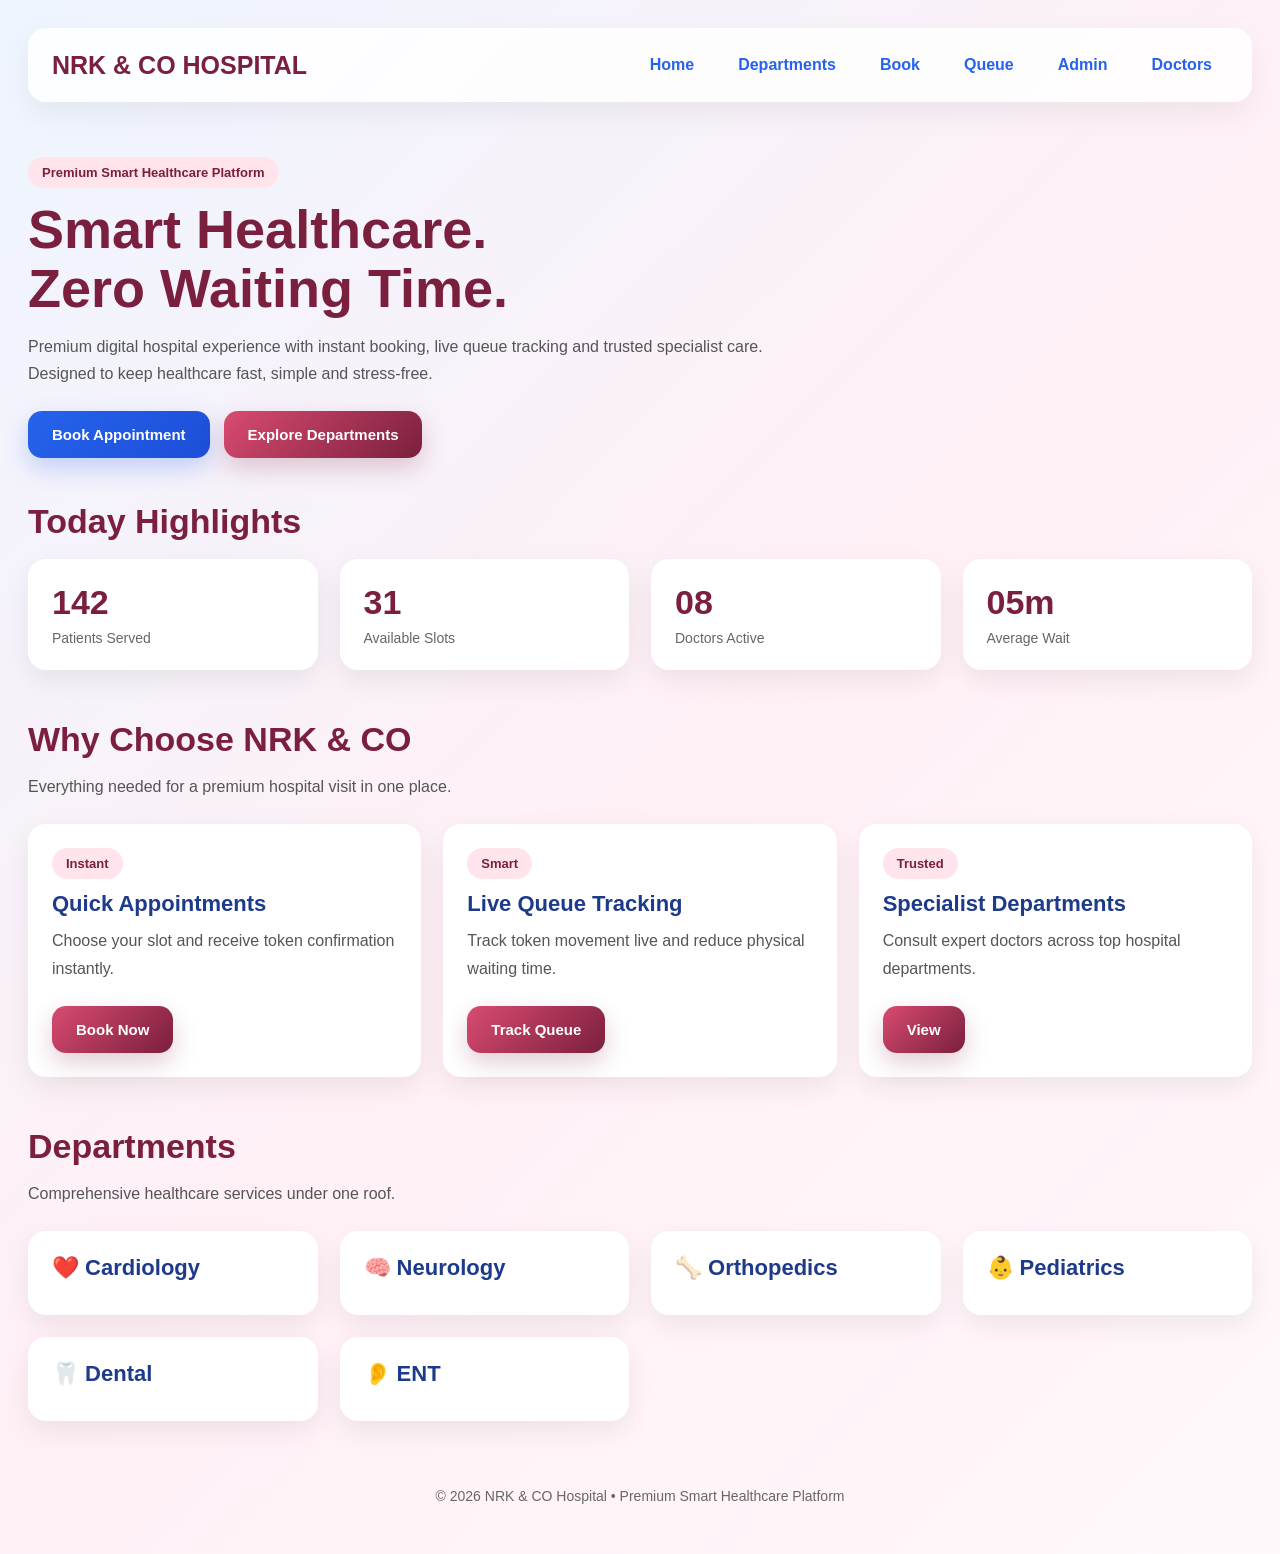
<file: templates/index.html>
<!DOCTYPE html>
<html>
<head>
<meta charset="UTF-8">
<meta name="viewport" content="width=device-width,initial-scale=1">
<title>NRK & CO Hospital</title>
<link rel="stylesheet" href="/static/style.css">
</head>

<body>

<div class="page fade">

<!-- NAVBAR -->
<div class="top">
<div class="brand">NRK & CO HOSPITAL</div>

<div class="nav-links">
<a href="/">Home</a>
<a href="/departments">Departments</a>
<a href="/booking">Book</a>
<a href="/queue">Queue</a>
<a href="/admin">Admin</a>
<a href="/doctors">Doctors</a>
</div>
</div>

<!-- HERO -->
<div style="padding:20px 0 10px 0;">

<div class="badge">Premium Smart Healthcare Platform</div>

<h1>
Smart Healthcare.<br>
Zero Waiting Time.
</h1>

<p class="sub">
Premium digital hospital experience with instant booking,
live queue tracking and trusted specialist care.
Designed to keep healthcare fast, simple and stress-free.
</p>

<div style="display:flex;gap:14px;flex-wrap:wrap;margin-bottom:34px;">
<a href="/booking" class="confirm">Book Appointment</a>
<a href="/departments" class="btn2">Explore Departments</a>
</div>

</div>

<!-- LIVE STATS -->
<h2 style="margin-bottom:18px;">Today Highlights</h2>

<div class="grid">

<div class="stat">
<div class="num">142</div>
<div class="label">Patients Served</div>
</div>

<div class="stat">
<div class="num">31</div>
<div class="label">Available Slots</div>
</div>

<div class="stat">
<div class="num">08</div>
<div class="label">Doctors Active</div>
</div>

<div class="stat">
<div class="num">05m</div>
<div class="label">Average Wait</div>
</div>

</div>

<!-- SERVICES -->
<div style="margin-top:50px;">

<h2>Why Choose NRK & CO</h2>

<p class="sub">
Everything needed for a premium hospital visit in one place.
</p>

<div class="grid">

<div class="card">
<div class="badge">Instant</div>
<h3>Quick Appointments</h3>
<p class="sub">
Choose your slot and receive token confirmation instantly.
</p>
<a href="/booking" class="btn2">Book Now</a>
</div>

<div class="card">
<div class="badge">Smart</div>
<h3>Live Queue Tracking</h3>
<p class="sub">
Track token movement live and reduce physical waiting time.
</p>
<a href="/queue" class="btn2">Track Queue</a>
</div>

<div class="card">
<div class="badge">Trusted</div>
<h3>Specialist Departments</h3>
<p class="sub">
Consult expert doctors across top hospital departments.
</p>
<a href="/departments" class="btn2">View</a>
</div>

</div>

</div>

<!-- DEPARTMENTS -->
<div style="margin-top:50px;">

<h2>Departments</h2>

<p class="sub">
Comprehensive healthcare services under one roof.
</p>

<div class="grid">

<div class="card"><h3>❤️ Cardiology</h3></div>
<div class="card"><h3>🧠 Neurology</h3></div>
<div class="card"><h3>🦴 Orthopedics</h3></div>
<div class="card"><h3>👶 Pediatrics</h3></div>
<div class="card"><h3>🦷 Dental</h3></div>
<div class="card"><h3>👂 ENT</h3></div>

</div>

</div>

<!-- FOOTER -->
<div class="footer">
© 2026 NRK & CO Hospital • Premium Smart Healthcare Platform
</div>

</div>

</body>
</html>
</file>
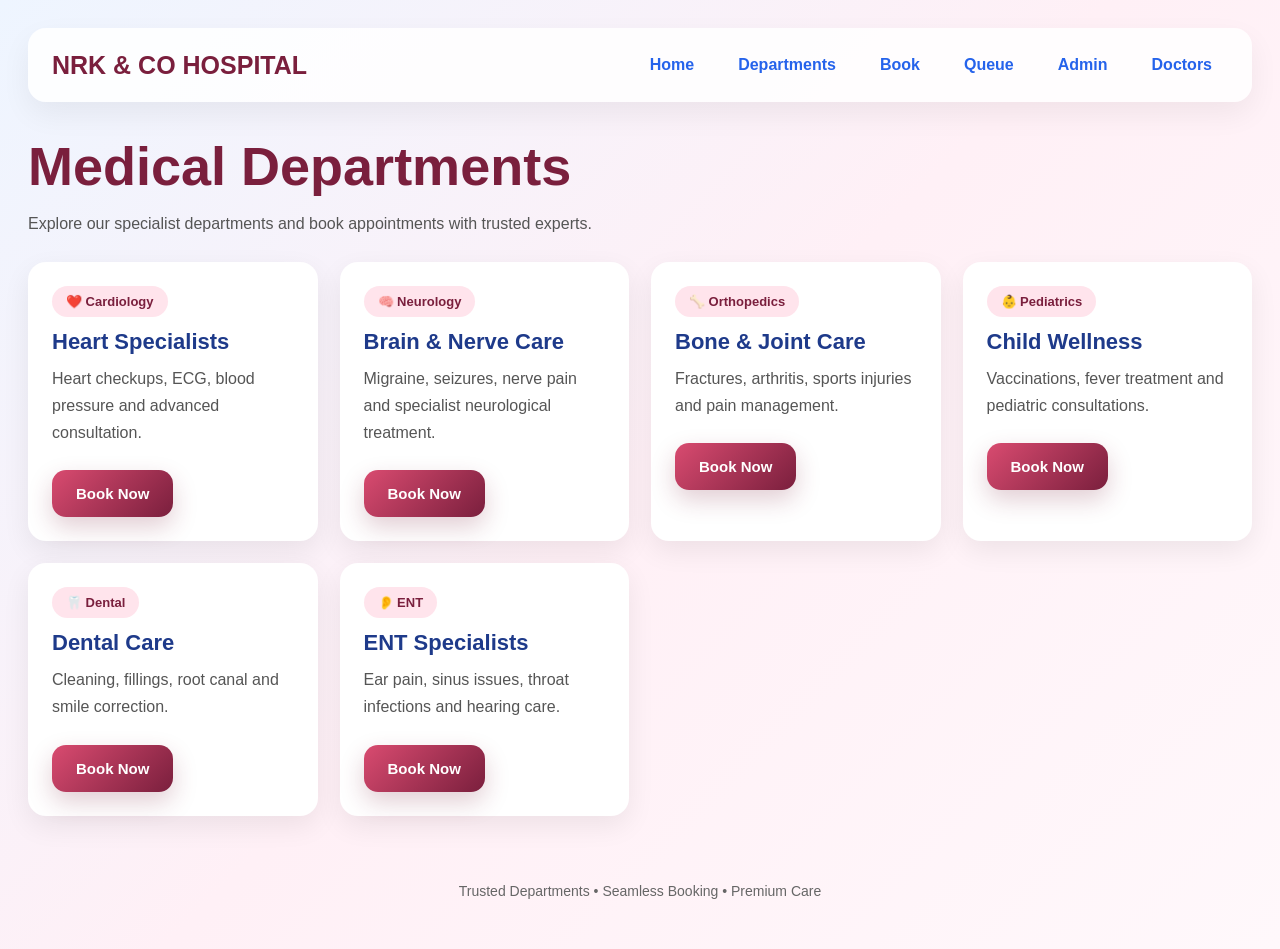
<file: templates/departments.html>
<!DOCTYPE html>
<html>
<head>
<meta charset="UTF-8">
<meta name="viewport" content="width=device-width,initial-scale=1">
<title>Departments</title>
<link rel="stylesheet" href="/static/style.css">
</head>

<body>

<div class="page fade">

<!-- NAVBAR -->
<div class="top">
<div class="brand">NRK & CO HOSPITAL</div>

<div class="nav-links">
<a href="/">Home</a>
<a href="/departments">Departments</a>
<a href="/booking">Book</a>
<a href="/queue">Queue</a>
<a href="/admin">Admin</a>
<a href="/doctors">Doctors</a>
</div>
</div>

<h1>Medical Departments</h1>

<p class="sub">
Explore our specialist departments and book appointments with trusted experts.
</p>

<div class="grid">

<div class="card">
<div class="badge">❤️ Cardiology</div>
<h3>Heart Specialists</h3>
<p class="sub">
Heart checkups, ECG, blood pressure and advanced consultation.
</p>
<a href="/booking" class="btn2">Book Now</a>
</div>

<div class="card">
<div class="badge">🧠 Neurology</div>
<h3>Brain & Nerve Care</h3>
<p class="sub">
Migraine, seizures, nerve pain and specialist neurological treatment.
</p>
<a href="/booking" class="btn2">Book Now</a>
</div>

<div class="card">
<div class="badge">🦴 Orthopedics</div>
<h3>Bone & Joint Care</h3>
<p class="sub">
Fractures, arthritis, sports injuries and pain management.
</p>
<a href="/booking" class="btn2">Book Now</a>
</div>

<div class="card">
<div class="badge">👶 Pediatrics</div>
<h3>Child Wellness</h3>
<p class="sub">
Vaccinations, fever treatment and pediatric consultations.
</p>
<a href="/booking" class="btn2">Book Now</a>
</div>

<div class="card">
<div class="badge">🦷 Dental</div>
<h3>Dental Care</h3>
<p class="sub">
Cleaning, fillings, root canal and smile correction.
</p>
<a href="/booking" class="btn2">Book Now</a>
</div>

<div class="card">
<div class="badge">👂 ENT</div>
<h3>ENT Specialists</h3>
<p class="sub">
Ear pain, sinus issues, throat infections and hearing care.
</p>
<a href="/booking" class="btn2">Book Now</a>
</div>

</div>

<div class="footer">
Trusted Departments • Seamless Booking • Premium Care
</div>

</div>

</body>
</html>
</file>
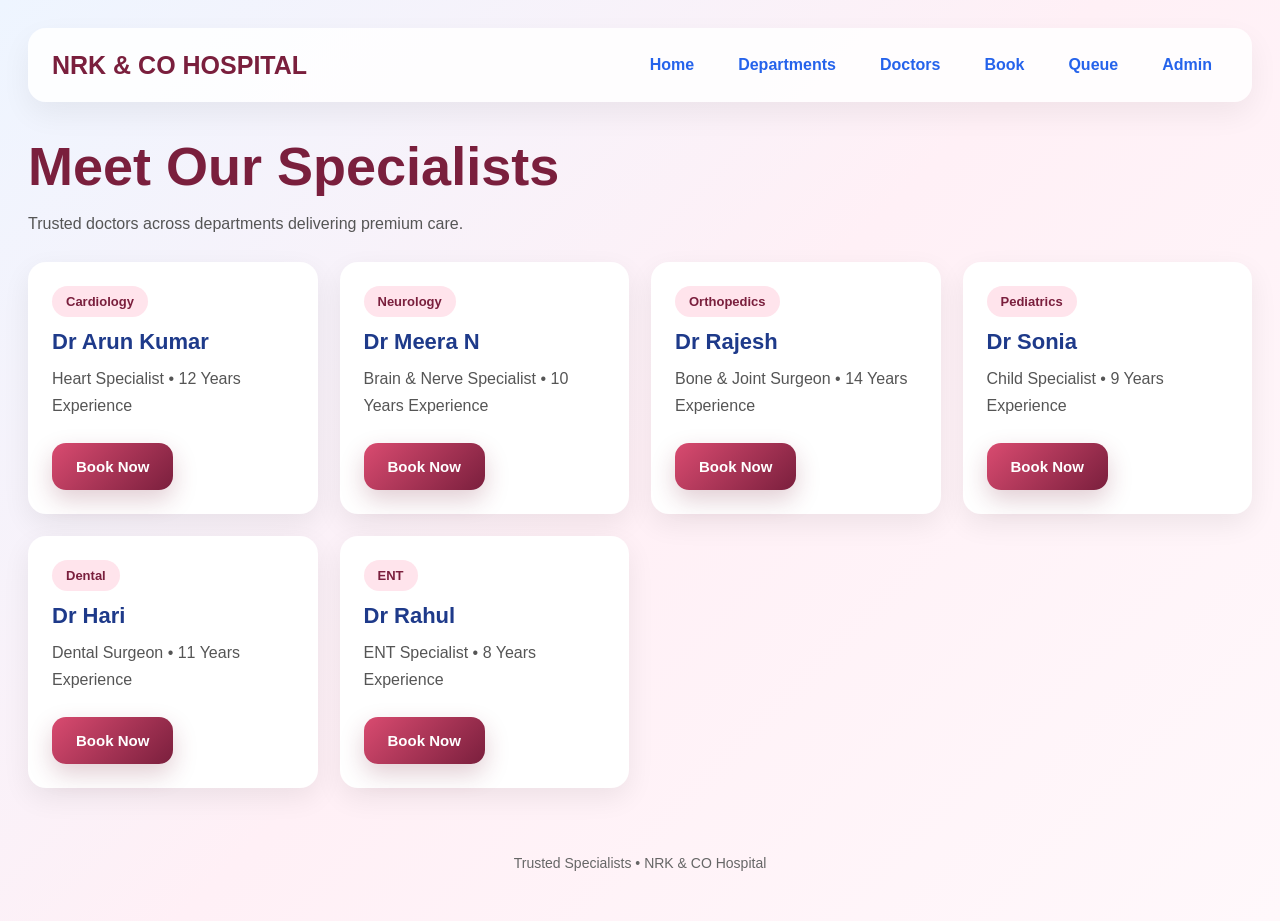
<file: templates/doctors.html>
<!DOCTYPE html>
<html>
<head>
<meta charset="UTF-8">
<meta name="viewport" content="width=device-width,initial-scale=1">
<title>Our Doctors</title>
<link rel="stylesheet" href="/static/style.css">
</head>

<body>

<div class="page fade">

<div class="top">
<div class="brand">NRK & CO HOSPITAL</div>

<div class="nav-links">
<a href="/">Home</a>
<a href="/departments">Departments</a>
<a href="/doctors">Doctors</a>
<a href="/booking">Book</a>
<a href="/queue">Queue</a>
<a href="/admin">Admin</a>
</div>
</div>

<h1>Meet Our Specialists</h1>

<p class="sub">
Trusted doctors across departments delivering premium care.
</p>

<div class="grid">

<div class="card">
<div class="badge">Cardiology</div>
<h3>Dr Arun Kumar</h3>
<p class="sub">Heart Specialist • 12 Years Experience</p>
<a href="/booking" class="btn2">Book Now</a>
</div>

<div class="card">
<div class="badge">Neurology</div>
<h3>Dr Meera N</h3>
<p class="sub">Brain & Nerve Specialist • 10 Years Experience</p>
<a href="/booking" class="btn2">Book Now</a>
</div>

<div class="card">
<div class="badge">Orthopedics</div>
<h3>Dr Rajesh</h3>
<p class="sub">Bone & Joint Surgeon • 14 Years Experience</p>
<a href="/booking" class="btn2">Book Now</a>
</div>

<div class="card">
<div class="badge">Pediatrics</div>
<h3>Dr Sonia</h3>
<p class="sub">Child Specialist • 9 Years Experience</p>
<a href="/booking" class="btn2">Book Now</a>
</div>

<div class="card">
<div class="badge">Dental</div>
<h3>Dr Hari</h3>
<p class="sub">Dental Surgeon • 11 Years Experience</p>
<a href="/booking" class="btn2">Book Now</a>
</div>

<div class="card">
<div class="badge">ENT</div>
<h3>Dr Rahul</h3>
<p class="sub">ENT Specialist • 8 Years Experience</p>
<a href="/booking" class="btn2">Book Now</a>
</div>

</div>

<div class="footer">
Trusted Specialists • NRK & CO Hospital
</div>

</div>

</body>
</html>
</file>
<file: static/style.css>
*{
margin:0;
padding:0;
box-sizing:border-box;
font-family:Segoe UI,Arial,sans-serif;
}

body{
background:linear-gradient(135deg,#eef5ff,#fff0f6,#fff8fb);
min-height:100vh;
color:#2b2b2b;
}

a{
text-decoration:none;
color:inherit;
}

/* PAGE */

.page{
max-width:1280px;
margin:auto;
padding:28px;
}

.fade{
animation:fade .7s ease;
}

@keyframes fade{
from{opacity:0;transform:translateY(20px);}
to{opacity:1;transform:translateY(0);}
}

/* NAVBAR */

.top{
display:flex;
justify-content:space-between;
align-items:center;
flex-wrap:wrap;
gap:18px;
padding:18px 24px;
border-radius:18px;
background:rgba(255,255,255,.88);
box-shadow:0 12px 30px rgba(0,0,0,.06);
margin-bottom:35px;
}

.brand{
font-size:25px;
font-weight:800;
color:#7A1F3D;
}

.nav-links{
display:flex;
gap:12px;
flex-wrap:wrap;
}

.nav-links a{
padding:10px 16px;
border-radius:12px;
font-weight:600;
color:#2563eb;
transition:.25s;
}

.nav-links a:hover{
background:#ffe4ec;
color:#7A1F3D;
}

/* HEADINGS */

h1{
font-size:54px;
line-height:1.1;
margin-bottom:14px;
color:#7A1F3D;
}

h2{
font-size:34px;
margin-bottom:14px;
color:#7A1F3D;
}

h3{
font-size:22px;
margin-bottom:10px;
color:#1e3a8a;
}

.sub{
font-size:16px;
line-height:1.7;
color:#555;
max-width:760px;
margin-bottom:24px;
}

/* BUTTONS */

.confirm,
.btn-main{
display:inline-block;
padding:15px 24px;
border:none;
border-radius:14px;
font-weight:700;
font-size:15px;
cursor:pointer;
background:linear-gradient(135deg,#2563eb,#1d4ed8);
color:white;
box-shadow:0 10px 24px rgba(37,99,235,.25);
transition:.25s;
}

.confirm:hover,
.btn-main:hover{
transform:translateY(-3px);
}

.btn2,
.btn-alt{
display:inline-block;
padding:15px 24px;
border:none;
border-radius:14px;
font-weight:700;
font-size:15px;
cursor:pointer;
background:linear-gradient(135deg,#D94B70,#7A1F3D);
color:white;
box-shadow:0 10px 24px rgba(122,31,61,.22);
transition:.25s;
}

.btn2:hover,
.btn-alt:hover{
transform:translateY(-3px);
}

/* GRID */

.grid{
display:grid;
grid-template-columns:repeat(auto-fit,minmax(260px,1fr));
gap:22px;
}

/* CARDS */

.card,
.stat{
padding:24px;
border-radius:18px;
background:white;
box-shadow:0 10px 28px rgba(0,0,0,.07);
transition:.25s;
}

.card:hover{
transform:translateY(-6px);
}

.num{
font-size:34px;
font-weight:800;
color:#7A1F3D;
}

.label{
font-size:14px;
color:#666;
margin-top:8px;
}

/* SLOT COLORS */

.available{
background:linear-gradient(135deg,#e0f2fe,#f0f9ff);
border-left:5px solid #2563eb;
}

.fast{
background:linear-gradient(135deg,#ffe8ef,#fff4f7);
border-left:5px solid #D94B70;
}

.full{
background:linear-gradient(135deg,#ffe5e5,#fff5f5);
border-left:5px solid #dc2626;
}

/* BADGE */

.badge{
display:inline-block;
padding:8px 14px;
border-radius:999px;
font-size:13px;
font-weight:700;
margin-bottom:12px;
background:#ffe4ec;
color:#7A1F3D;
}

/* FORM */

input,
select{
width:100%;
padding:14px;
margin-bottom:14px;
border-radius:12px;
border:1px solid #e8d8df;
font-size:15px;
outline:none;
transition:.25s;
}

input:focus,
select:focus{
border-color:#2563eb;
box-shadow:0 0 0 3px rgba(37,99,235,.12);
}

/* TABLE */

table{
width:100%;
border-collapse:collapse;
background:white;
border-radius:18px;
overflow:hidden;
box-shadow:0 10px 25px rgba(0,0,0,.07);
}

th{
background:linear-gradient(135deg,#2563eb,#1d4ed8);
color:white;
padding:16px;
text-align:left;
}

td{
padding:16px;
border-bottom:1px solid #f2f2f2;
}

tr:hover{
background:#fff7fa;
}

/* POPUP */

.popup{
position:fixed;
inset:0;
display:none;
justify-content:center;
align-items:center;
background:rgba(0,0,0,.35);
backdrop-filter:blur(6px);
z-index:999;
padding:20px;
}

.popup-box{
width:100%;
max-width:460px;
background:white;
padding:30px;
border-radius:20px;
box-shadow:0 18px 45px rgba(0,0,0,.12);
}

/* FOOTER */

.footer{
margin-top:45px;
text-align:center;
padding:22px;
font-size:14px;
color:#666;
}

/* MOBILE */

@media(max-width:768px){

.page{
padding:18px;
}

.top{
flex-direction:column;
align-items:flex-start;
}

h1{
font-size:38px;
}

h2{
font-size:28px;
}

.grid{
grid-template-columns:1fr;
}

}
.hero{
display:grid;
grid-template-columns:1.2fr .8fr;
gap:30px;
align-items:center;
margin-top:20px;
}

.hero-right{
display:flex;
justify-content:center;
}

.glass-card{
width:100%;
max-width:320px;
padding:28px;
border-radius:20px;
background:rgba(255,255,255,.75);
backdrop-filter:blur(14px);
box-shadow:0 18px 45px rgba(122,31,61,.12);
}

.glass-card h3{
margin-bottom:15px;
color:#7A1F3D;
}

@media(max-width:768px){
.hero{
grid-template-columns:1fr;
}
}
</file>
